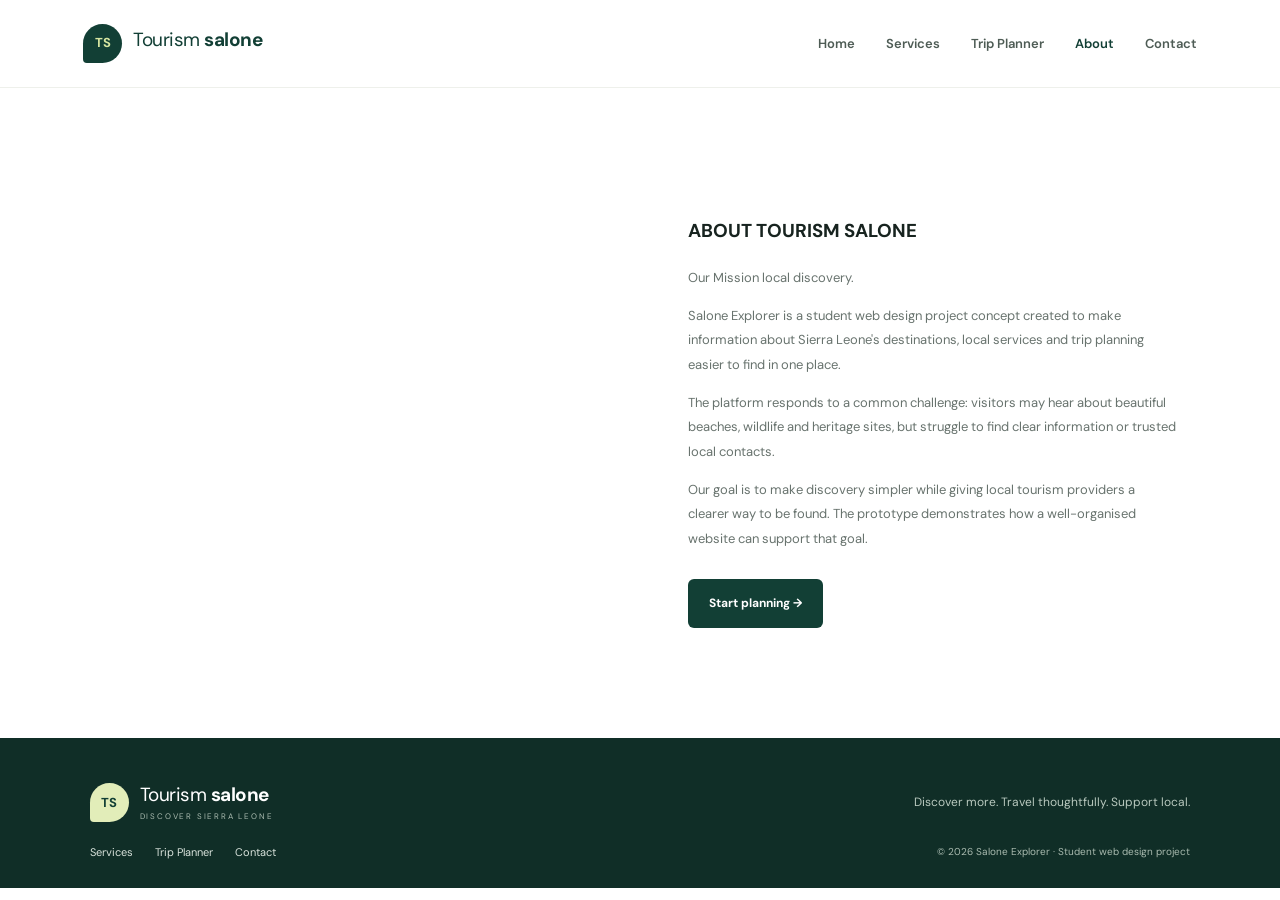
<file: salone binta web/about.html>
<!DOCTYPE html>
<html lang="en">

<head>
    <meta charset="UTF-8">
    <meta name="viewport" content="width=device-width, initial-scale=1.0">
    <title>About | Tourism salone</title>
    <link rel="stylesheet" href="css/style.css">
</head>

<body>
    <header class="site-header"><a class="brand" href="index.html"><span class="brand-mark">TS</span><span>Tourism
                <b>salone</b><small></small></span></a><button class="menu-toggle"
            aria-label="Toggle navigation" aria-expanded="false">☰</button>
        <nav class="nav"><a href="index.html">Home</a><a href="services.html">Services</a><a 
                href="planner.html">Trip Planner</a><a class="active" href="about.html">About</a><a
                href="contact.html">Contact</a></nav>
    </header>
    <main>

        <section class="section about-grid">
            <div class="about-photo" role="img" aria-label="Lush tropical coastline"></div>
            <div class="about-copy">
                <h3>ABOUT TOURISM SALONE<em></em></h3> 
                <p>Our Mission local discovery.</p>
                <p>Salone Explorer is a student web design project concept created to make information about Sierra
                    Leone's destinations, local services and trip planning easier to find in one place.</p>
                <p>The platform responds to a common challenge: visitors may hear about beautiful beaches, wildlife and
                    heritage sites, but struggle to find clear information or trusted local contacts.</p>
                <p>Our goal is to make discovery simpler while giving local tourism providers a clearer way to be found.
                    The prototype demonstrates how a well-organised website can support that goal.</p><a
                    class="btn btn-primary" href="planner.html">Start planning →</a>
            </div>
        </section>
      
    </main>
    <footer class="footer"><a class="brand brand-footer" href="index.html"><span
                class="brand-mark">TS</span><span>Tourism <b>salone</b><small>DISCOVER SIERRA LEONE</small></span></a>
        <p>Discover more. Travel thoughtfully. Support local.</p>
        <div class="footer-links"><a href="services.html">Services</a><a href="planner.html">Trip Planner</a><a
                href="contact.html">Contact</a></div><small>© <span id="year"></span> Salone Explorer · Student web
            design project</small>
    </footer>
    <script src="js/main.js"></script>
</body>

</html>
</file>
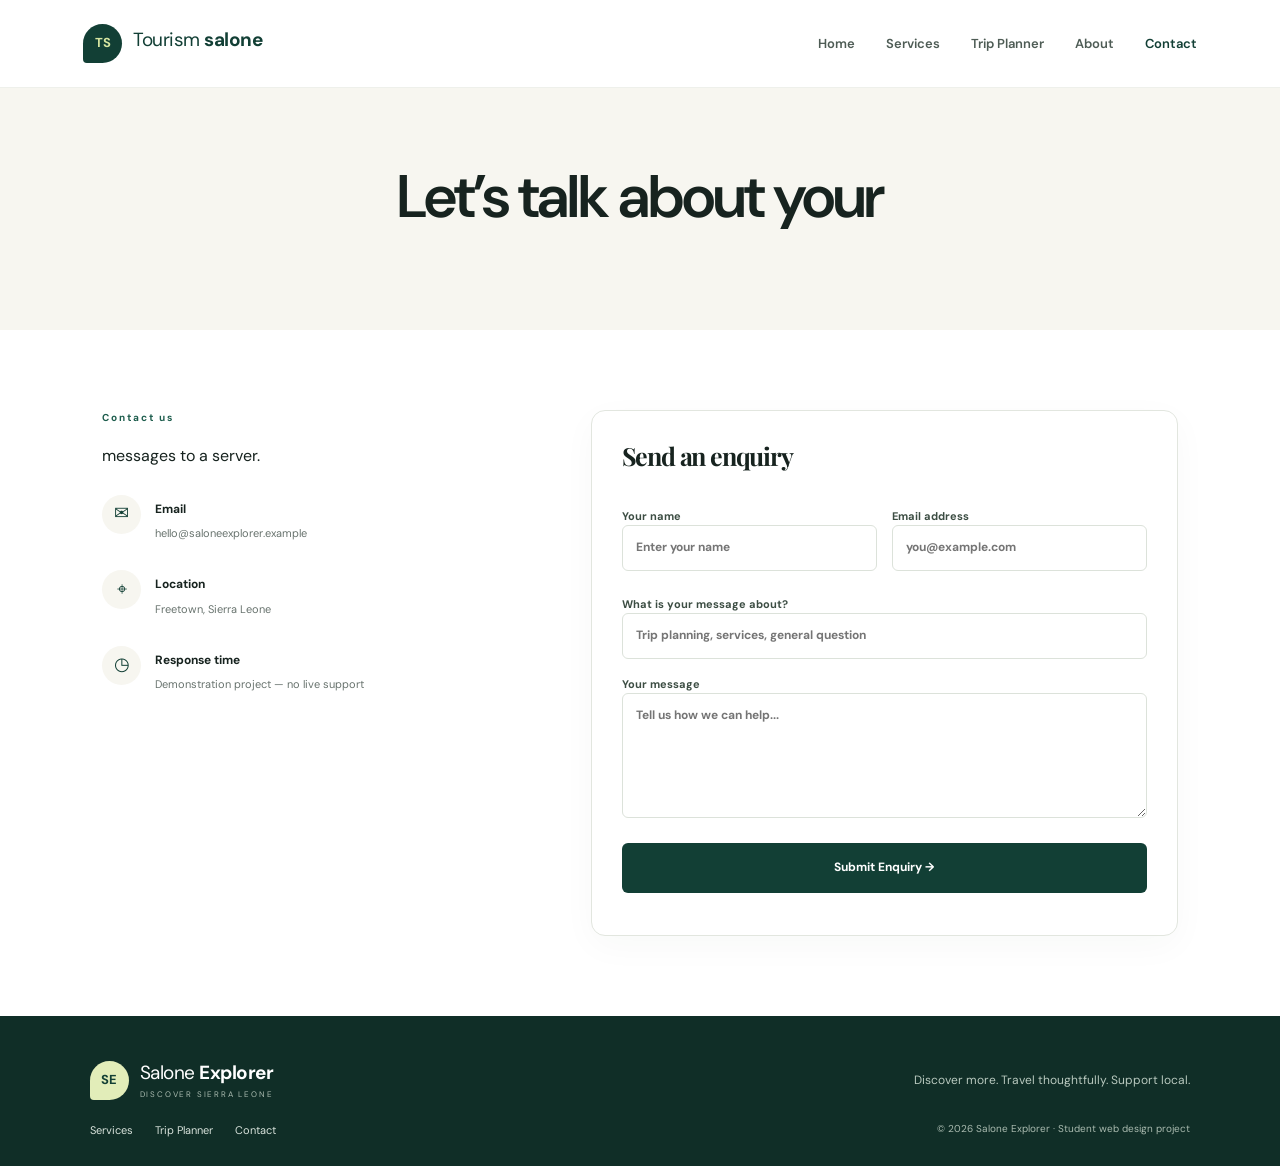
<file: salone binta web/contact.html>
<!DOCTYPE html>
<html lang="en">

<head>
    <meta charset="UTF-8">
    <meta name="viewport" content="width=device-width, initial-scale=1.0">
    <title>Contact | Tourism salone</title>
    <link rel="stylesheet" href="css/style.css">
</head>

<body>
    <header class="site-header"><a class="brand" href="index.html"><span class="brand-mark">TS</span><span>Tourism
                <b>salone</b><small></small></span></a><button class="menu-toggle"
            aria-label="Toggle navigation" aria-expanded="false">☰</button>
        <nav class="nav"><a href="index.html">Home</a><a href="services.html">Services</a><a 
                href="planner.html">Trip Planner</a><a href="about.html">About</a><a class="active"
                href="contact.html">Contact</a></nav>
    </header>
    <main>
        <section class="page-hero">
            <h1>Let’s talk about your</h1>
        </section>
        <section class="section contact-layout">
            <div class="contact-info">
                <p class="eyebrow">Contact us</p>
                    messages to a server.</p>
                <div class="contact-detail"><span>✉</span>
                    <div><b>Email</b>
                        <p>hello@saloneexplorer.example</p>
                    </div>
                </div>
                <div class="contact-detail"><span>⌖</span>
                    <div><b>Location</b>
                        <p>Freetown, Sierra Leone</p>
                    </div>
                </div>
                <div class="contact-detail"><span>◷</span>
                    <div><b>Response time</b>
                        <p>Demonstration project — no live support</p>
                    </div>
                </div>
            </div>
            <form class="contact-form" id="contact-form">
                <h2>Send an enquiry</h2>
                <div class="form-two"><label class="field-label">Your name<input required name="name"
                            placeholder="Enter your name"></label><label class="field-label">Email address<input
                            required type="email" name="email" placeholder="you@example.com"></label></div><label
                    class="field-label">What is your message about?<input id="service-field" name="subject"
                        placeholder="Trip planning, services, general question"></label><label class="field-label">Your
                    message<textarea required name="message" rows="5"
                        placeholder="Tell us how we can help..."></textarea></label><button
                    class="btn btn-primary btn-full" type="submit">Submit Enquiry →</button>
                <p id="form-message" class="form-message" aria-live="polite"></p>
            </form>
        </section>
    </main>
    <footer class="footer"><a class="brand brand-footer" href="index.html"><span
                class="brand-mark">SE</span><span>Salone <b>Explorer</b><small>DISCOVER SIERRA LEONE</small></span></a>
        <p>Discover more. Travel thoughtfully. Support local.</p>
        <div class="footer-links"><a href="services.html">Services</a><a href="planner.html">Trip Planner</a><a
                href="contact.html">Contact</a></div><small>© <span id="year"></span> Salone Explorer · Student web
            design project</small>
    </footer>
    <script src="js/main.js"></script>
</body>

</html>
</file>
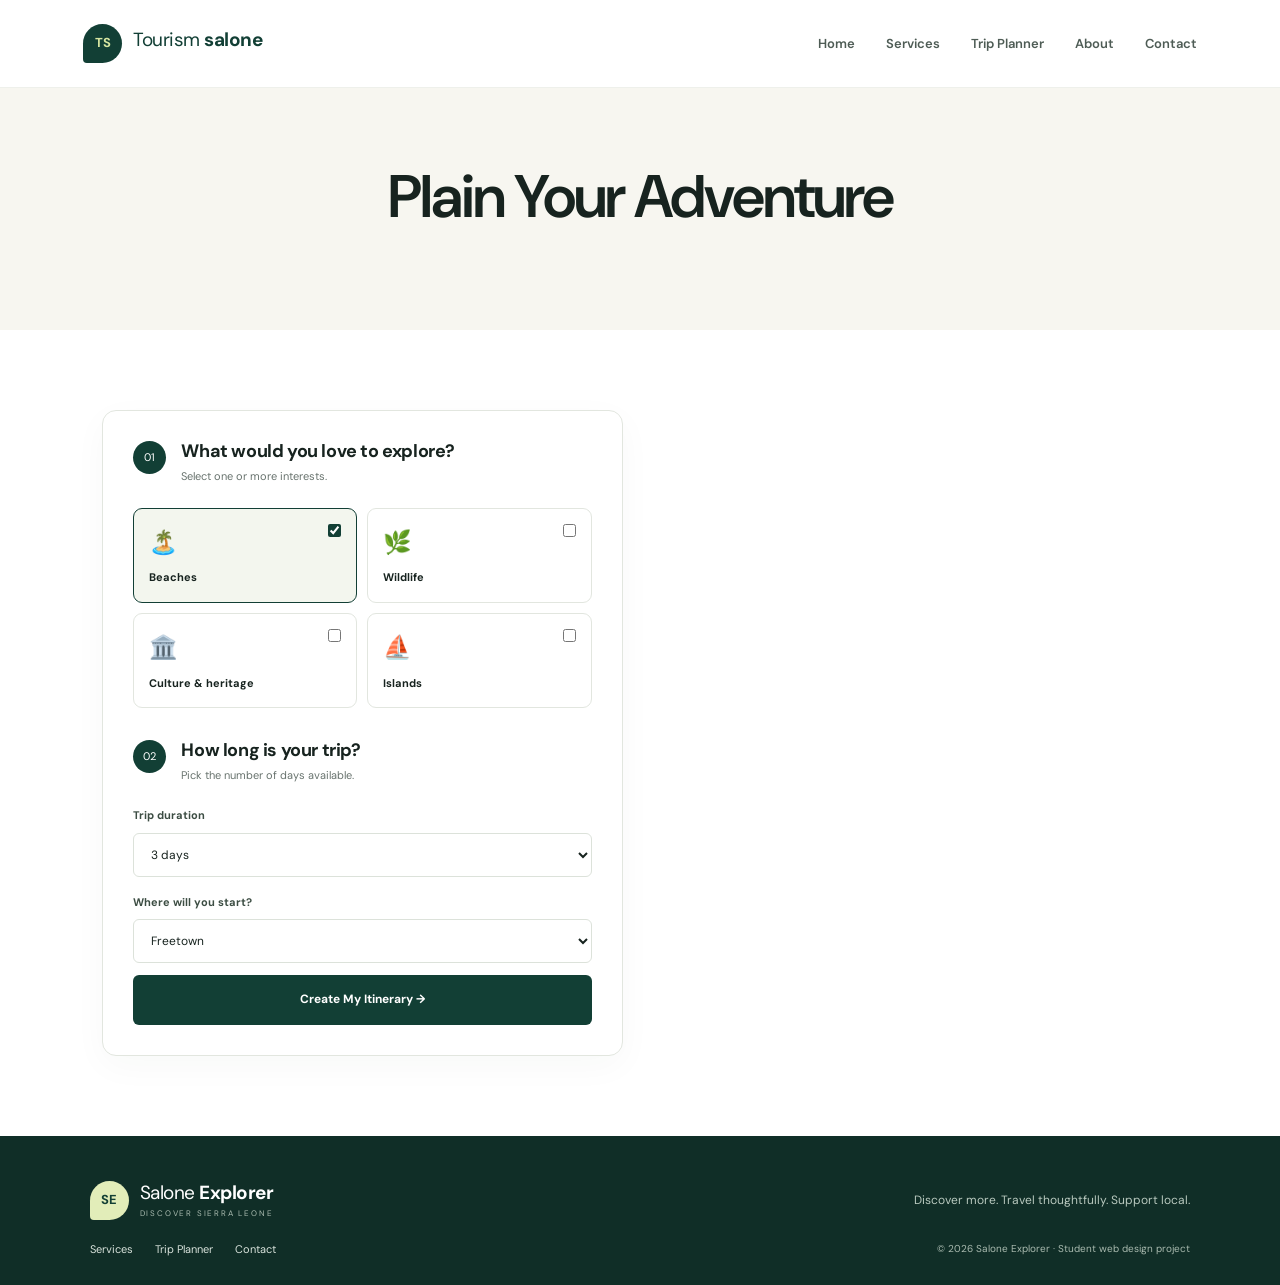
<file: salone binta web/planner.html>
<!DOCTYPE html>
<html lang="en">

<head>
    <meta charset="UTF-8">
    <meta name="viewport" content="width=device-width, initial-scale=1.0">
    <title>Trip Planner | Tourism salone</title>
    <link rel="stylesheet" href="css/style.css">
</head>

<body>
    <header class="site-header"><a class="brand" href="index.html"><span class="brand-mark">TS</span><span>Tourism
                <b>salone</b><small></small></span></a><button class="menu-toggle"
            aria-label="Toggle navigation" aria-expanded="false">☰</button>
        <nav class="nav"><a href="index.html">Home</a><a href="services.html">Services</a><a
                href="planner.html">Trip Planner</a><a href="about.html">About</a><a href="contact.html">Contact</a>
        </nav>
    </header>
    <main>
        <section class="page-hero planner-hero">
            <h1>Plain Your Adventure</em></h1>

        </section>
        <section class="section planner-layout">
            <form id="planner-form" class="planner-form">
                <div class="step-heading"><span>01</span>
                    <div>
                        <h2>What would you love to explore?</h2>
                        <p>Select one or more interests.</p>
                    </div>
                </div>
                <div class="interest-options"><label class="interest"><input type="checkbox" name="interest"
                            value="beaches" checked><span>🏝️</span><b>Beaches</b></label><label class="interest"><input
                            type="checkbox" name="interest"
                            value="wildlife"><span>🌿</span><b>Wildlife</b></label><label class="interest"><input
                            type="checkbox" name="interest" value="culture"><span>🏛️</span><b>Culture &
                            heritage</b></label><label class="interest"><input type="checkbox" name="interest"
                            value="islands"><span>⛵</span><b>Islands</b></label></div>
                <div class="step-heading"><span>02</span>
                    <div>
                        <h2>How long is your trip?</h2>
                        <p>Pick the number of days available.</p>
                    </div>
                </div><label class="field-label" for="days">Trip duration</label><select id="days" name="days">
                    <option value="1">1 day</option>
                    <option value="2">2 days</option>
                    <option value="3" selected>3 days</option>
                    <option value="4">4 days</option>
                    <option value="5">5 days</option>
                </select><label class="field-label" for="start">Where will you start?</label><select id="start"
                    name="start">
                    <option>Freetown</option>
                    <option>Western Area Peninsula</option>
                    <option>Bo</option>
                    <option>Kenema</option>
                    <option>Makeni</option>
                </select><button class="btn btn-primary btn-full" type="submit">Create My Itinerary →</button>
            </form>

    </main>
    <footer class="footer"><a class="brand brand-footer" href="index.html"><span
                class="brand-mark">SE</span><span>Salone <b>Explorer</b><small>DISCOVER SIERRA LEONE</small></span></a>
        <p>Discover more. Travel thoughtfully. Support local.</p>
        <div class="footer-links"><a href="services.html">Services</a><a href="planner.html">Trip Planner</a><a
                href="contact.html">Contact</a></div><small>© <span id="year"></span> Salone Explorer · Student web
            design project</small>
    </footer>
    <script src="js/main.js"></script>
</body>

</html>
</file>
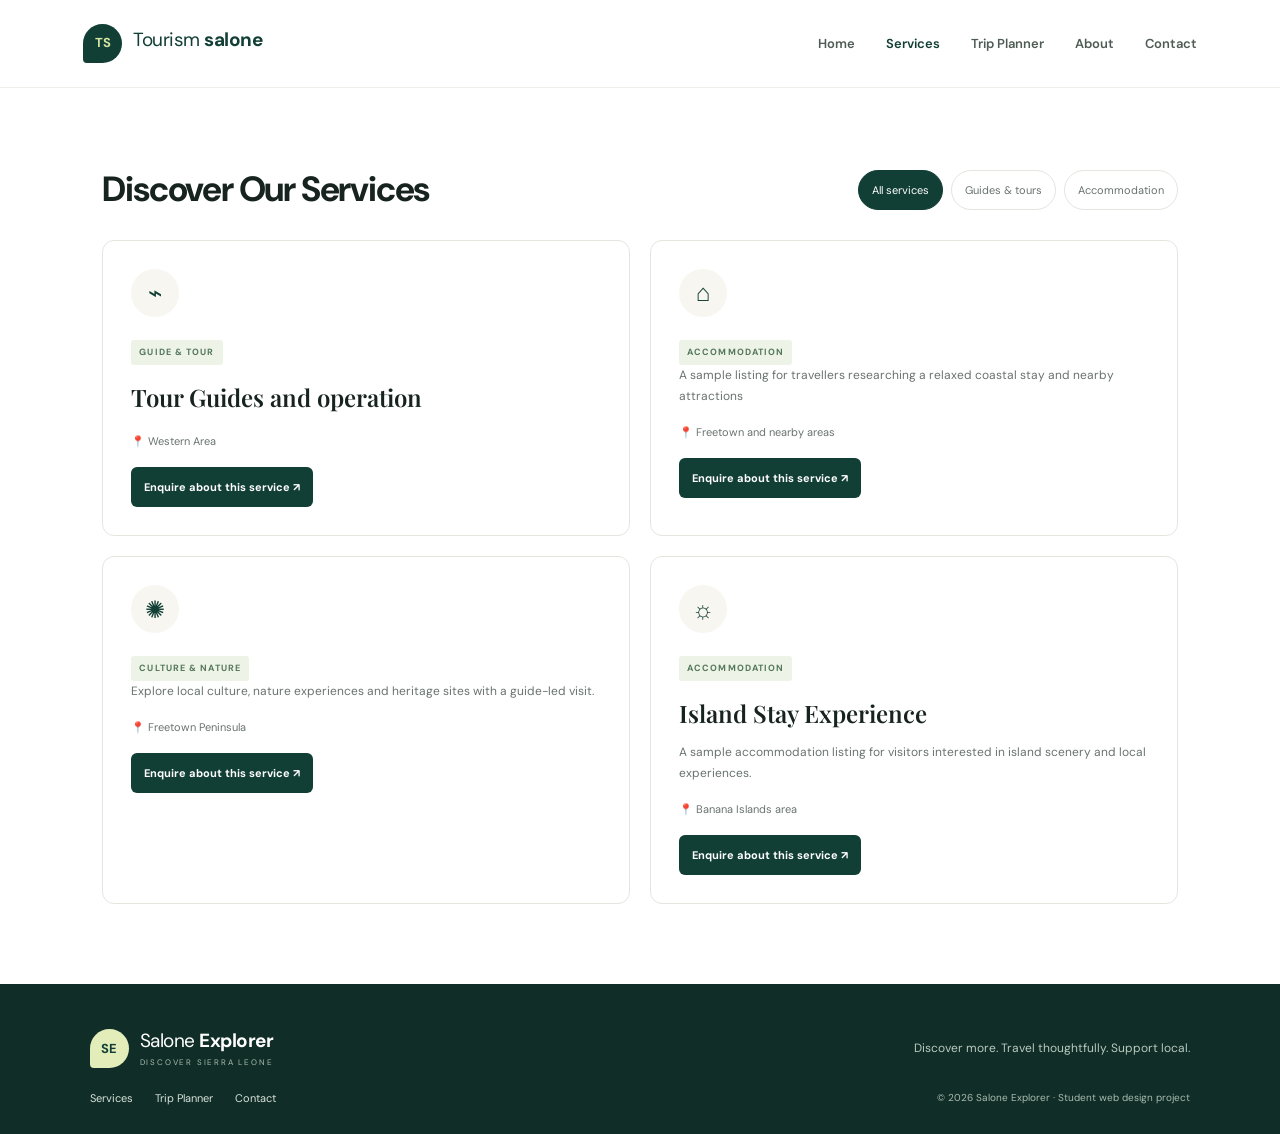
<file: salone binta web/services.html>
<!DOCTYPE html>
<html lang="en">

<head>
    <meta charset="UTF-8">
    <meta name="viewport" content="width=device-width, initial-scale=1.0">
    <title>Services | Tourism salone </title>
    <link rel="stylesheet" href="css/style.css">
</head>

<body>
    <header class="site-header"><a class="brand" href="index.html"><span class="brand-mark">TS</span><span>Tourism
                <b>salone</b><small></small></span></a><button class="menu-toggle"
            aria-label="Toggle navigation" aria-expanded="false">☰</button>
        <nav class="nav"><a href="index.html">Home</a><a class="active" href="services.html">Services</a><a
                 href="planner.html">Trip Planner</a><a href="about.html">About</a><a
                href="contact.html">Contact</a></nav>
    </header>
    <main>
        <section class="section">
            <div class="filter-bar">
                <div>
                    <h2>Discover Our Services</h2>
                </div>
                <div class="filters"><button class="filter active" data-filter="all">All services</button><button
                        class="filter" data-filter="guide">Guides & tours</button><button class="filter"
                        data-filter="stay">Accommodation</button></div>
            </div>
            <div class="service-grid">
                <article class="service-card" data-category="guide"><span class="service-symbol">⌁</span><span
                        class="tag">GUIDE & TOUR</span>
                    <h3>Tour Guides and operation</h3>
                    <p class="service-location">📍 Western Area</p><a class="btn btn-small btn-primary"
                        href="contact.html?service=Peninsula%20Day%20Tours">Enquire about this service ↗</a>
                </article>
                <article class="service-card" data-category="guide"><span class="service-symbol">⌂</span><span
                        class="tag">ACCOMMODATION</span>
                    <p>A sample listing for travellers researching a relaxed coastal stay and nearby attractions</p>
                    <p class="service-location">📍 Freetown and nearby areas</p><a class="btn btn-small btn-primary"
                        href="contact.html?service=Nature%20%26%20Heritage%20Guide">Enquire about this service ↗</a>
                </article>
                <article class="service-card" data-category="stay"><span class="service-symbol">✺</span><span
                        class="tag">CULTURE & NATURE</span>
                    <p>Explore local culture, nature experiences and heritage sites with a guide-led visit.</p>
                    <p class="service-location">📍 Freetown Peninsula</p><a class="btn btn-small btn-primary"
                        href="contact.html?service=Coastal%20Guesthouse">Enquire about this service ↗</a>
                </article>
                <article class="service-card" data-category="stay"><span class="service-symbol">☼</span><span
                        class="tag">ACCOMMODATION</span>
                    <h3>Island Stay Experience</h3>
                    <p>A sample accommodation listing for visitors interested in island scenery and local experiences.
                    </p>
                    <p class="service-location">📍 Banana Islands area</p><a class="btn btn-small btn-primary"
                        href="contact.html?service=Island%20Stay%20Experience">Enquire about this service ↗</a>
                </article>

    </main>
    <footer class="footer"><a class="brand brand-footer" href="index.html"><span
                class="brand-mark">SE</span><span>Salone <b>Explorer</b><small>DISCOVER SIERRA LEONE</small></span></a>
        <p>Discover more. Travel thoughtfully. Support local.</p>
        <div class="footer-links"><a href="services.html">Services</a><a href="planner.html">Trip Planner</a><a
                href="contact.html">Contact</a></div><small>© <span id="year"></span> Salone Explorer · Student web
            design project</small>
    </footer>
    <script src="js/main.js"></script>
</body>

</html>
</file>
<file: salone binta web/css/style.css>
@import url('https://fonts.googleapis.com/css2?family=DM+Sans:wght@400;500;600;700&family=Playfair+Display:ital,wght@0,500;0,600;0,700;1,500;1,600&display=swap');

:root {
    --green: #123f35;
    --green2: #1c5c4c;
    --lime: #d7e6a1;
    --cream: #f7f6f0;
    --ink: #17231f;
    --muted: #68736e;
    --line: #e2e6df;
    --white: #fff;
    --gold: #d5ae62;
    --radius: 18px
}

* {
    box-sizing: border-box
}

html {
    scroll-behavior: smooth
}

body {
    margin: 0;
    background: #fff;
    color: var(--ink);
    font-family: 'DM Sans', Arial, sans-serif;
    line-height: 1.65
}

a {
    color: inherit;
    text-decoration: none
}

img {
    display: block;
    max-width: 100%
}

button,
input,
textarea,
select {
    font: inherit
}

.site-header {
    height: 88px;
    display: flex;
    align-items: center;
    justify-content: space-between;
    padding: 0 6.5%;
    background: #fff;
    position: sticky;
    top: 0;
    z-index: 20;
    border-bottom: 1px solid #eef0eb
}

.brand {
    display: flex;
    align-items: center;
    gap: 11px;
    font-size: 19px;
    line-height: 1.1;
    letter-spacing: -.5px;
    color: var(--green)
}

.brand b {
    font-weight: 700
}

.brand small {
    display: block;
    font-size: 8px;
    letter-spacing: 1.8px;
    margin-top: 6px;
    color: #7a867f
}

.brand-mark {
    width: 39px;
    height: 39px;
    display: grid;
    place-items: center;
    border-radius: 50% 50% 50% 10%;
    background: var(--green);
    color: var(--lime);
    font-size: 13px;
    font-weight: 700;
    letter-spacing: 0
}

.nav {
    display: flex;
    align-items: center;
    gap: 31px;
    font-size: 13px;
    font-weight: 600
}

.nav>a:not(.nav-cta) {
    color: #4e5c55
}

.nav>a.active,
.nav>a:hover {
    color: var(--green)
}

.nav-cta {
    padding: 12px 18px;
    border-radius: 6px;
    background: var(--green);
    color: white !important
}

.nav-cta:hover {
    background: var(--green2)
}

.menu-toggle {
    display: none;
    border: 0;
    background: transparent;
    font-size: 26px;
    color: var(--green)
}

.hero {
    padding: 54px 6.5% 66px;
    display: grid;
    grid-template-columns: .92fr 1.08fr;
    gap: 5%;
    align-items: center;
    background: var(--cream);
    min-height: 560px
}

.hero-content {
    padding: 12px 0 12px 2%
}

.eyebrow {
    font-size: 10px;
    letter-spacing: 2px;
    font-weight: 700;
    color: var(--green2);
    margin: 0 0 17px
}

.hero h1,
.page-hero h1 {
    font-size: clamp(42px, 5.1vw, 70px);
    line-height: 1.08;
    letter-spacing: -2px;
    margin: 0 0 23px;
    font-weight: 600
}

.hero h1 em,
.section h2 em,
.page-hero h1 em,
.about-copy h2 em,
.planner-banner h2 em,
.contact-info h2 em {
    font-family: 'Playfair Display', Georgia, serif;
    font-weight: 500;
    color: var(--green2)
}

.hero-copy {
    max-width: 450px;
    color: var(--muted);
    font-size: 15px;
    line-height: 1.9
}

.hero-actions {
    display: flex;
    gap: 12px;
    flex-wrap: wrap;
    margin: 28px 0 25px
}

.btn {
    display: inline-flex;
    align-items: center;
    justify-content: center;
    gap: 14px;
    border: 1px solid transparent;
    border-radius: 6px;
    padding: 14px 20px;
    font-size: 12px;
    font-weight: 700;
    cursor: pointer;
    transition: .2s
}

.btn-primary {
    background: var(--green);
    color: white
}

.btn-primary:hover {
    background: var(--green2);
    transform: translateY(-1px)
}

.btn-outline {
    border-color: #cbd2c9;
    color: var(--green);
    background: transparent
}

.btn-outline:hover {
    background: #fff
}

.btn-light {
    background: var(--lime);
    color: var(--green)
}

.btn-small {
    padding: 10px 12px;
    font-size: 11px
}

.btn-full {
    width: 100%;
    margin-top: 12px
}

.hero-note {
    font-size: 11px;
    color: var(--muted);
    display: flex;
    align-items: center;
    gap: 9px
}

.dot {
    width: 7px;
    height: 7px;
    border-radius: 50%;
    background: #80a56b
}

.hero-image {
    min-height: 440px;
    position: relative;
    border-radius: 190px 190px 12px 12px;
    background: linear-gradient(0deg, rgba(10, 32, 27, .55), transparent 55%), url('https://images.unsplash.com/photo-1500375592092-40eb2168fd21?auto=format&fit=crop&w=1400&q=85') center/cover;
    box-shadow: 0 24px 60px #213d291c
}

.image-label {
    position: absolute;
    bottom: 28px;
    left: 28px;
    color: #fff;
    display: flex;
    flex-direction: column
}

.image-label span {
    font-size: 9px;
    letter-spacing: 1.8px;
    margin-bottom: 7px
}

.image-label strong {
    font-family: 'Playfair Display', Georgia, serif;
    font-size: 26px;
    font-weight: 500
}

.image-label small {
    font-size: 11px;
    opacity: .85
}

.section {
    padding: 80px 8%
}

.intro-row {
    display: grid;
    grid-template-columns: 1fr 1fr;
    gap: 9%;
    align-items: end
}

.section h2,
.planner-banner h2,
.about-copy h2,
.contact-info h2 {
    font-family: 'DM Sans', Arial, sans-serif;
    font-size: clamp(30px, 3.2vw, 43px);
    line-height: 1.2;
    letter-spacing: -1.2px;
    margin: 0
}

.section-intro {
    max-width: 500px;
    color: var(--muted);
    font-size: 14px;
    line-height: 1.9;
    margin-bottom: 4px
}

.destinations {
    padding-top: 25px;
    background: #fff
}

.section-heading {
    display: flex;
    align-items: end;
    justify-content: space-between;
    margin-bottom: 32px
}

.text-link {
    font-size: 12px;
    font-weight: 700;
    color: var(--green);
    border-bottom: 1px solid var(--gold);
    padding-bottom: 5px
}

.destination-grid {
    display: grid;
    grid-template-columns: repeat(3, 1fr);
    gap: 23px
}

.destination-card {
    border: 1px solid var(--line);
    border-radius: 12px;
    overflow: hidden;
    background: #fff;
    transition: transform .2s, box-shadow .2s
}

.destination-card:hover {
    transform: translateY(-4px);
    box-shadow: 0 16px 35px #1c362015
}

.destination-card img {
    height: 220px;
    width: 100%;
    object-fit: cover
}

.card-body {
    padding: 21px
}

.tag {
    display: inline-block;
    color: #54775e;
    background: #edf3e6;
    padding: 5px 8px;
    border-radius: 3px;
    font-size: 9px;
    letter-spacing: 1.1px;
    font-weight: 700
}

.card-body h3,
.service-card h3 {
    font-family: 'Playfair Display', Georgia, serif;
    font-weight: 600;
    font-size: 22px;
    margin: 13px 0 8px
}

.card-body p,
.service-card p {
    font-size: 12px;
    color: var(--muted);
    line-height: 1.8;
    margin: 0 0 20px
}

.card-meta {
    display: flex;
    justify-content: space-between;
    gap: 8px;
    align-items: center;
    padding-top: 15px;
    border-top: 1px solid var(--line);
    font-size: 10px;
    color: var(--muted)
}

.card-meta a {
    color: var(--green);
    font-weight: 700
}

.planner-banner {
    margin: 15px 6.5% 0;
    padding: 48px 6%;
    background: var(--green);
    color: #fff;
    border-radius: 14px;
    display: flex;
    align-items: center;
    justify-content: space-between;
    gap: 30px
}

.planner-banner .eyebrow {
    color: var(--lime)
}

.planner-banner h2 {
    font-size: 36px
}

.planner-banner h2 em {
    color: var(--lime)
}

.planner-banner p:not(.eyebrow) {
    max-width: 470px;
    color: #d0ddd5;
    font-size: 13px
}

.planner-banner .btn {
    flex-shrink: 0
}

.trust-row {
    display: grid;
    grid-template-columns: repeat(3, 1fr);
    gap: 45px;
    padding-top: 70px;
    padding-bottom: 75px
}

.trust-row>div {
    padding-left: 20px;
    border-left: 1px solid var(--line)
}

.trust-icon {
    font-size: 24px;
    color: #a28b51
}

.trust-row h3 {
    font-size: 14px;
    margin: 10px 0 6px
}

.trust-row p {
    font-size: 12px;
    color: var(--muted);
    margin: 0;
    max-width: 260px
}

.footer {
    background: #102e27;
    color: #d9e3dc;
    padding: 43px 7% 27px;
    display: grid;
    grid-template-columns: 1fr 1fr;
    gap: 18px 30px;
    align-items: center
}

.brand-footer {
    color: #fff
}

.brand-footer small {
    color: #aabbb0
}

.brand-footer .brand-mark {
    background: #e2edb9;
    color: var(--green)
}

.footer>p {
    font-size: 12px;
    color: #b9c9bf;
    text-align: right
}

.footer-links {
    display: flex;
    gap: 22px;
    font-size: 11px;
    color: #d9e3dc
}

.footer>small {
    justify-self: end;
    color: #aabbb0;
    font-size: 10px
}

.page-hero {
    text-align: center;
    background: var(--cream);
    padding: 77px 8% 82px
}

.page-hero h1 {
    font-size: clamp(40px, 5vw, 60px);
    margin-bottom: 18px
}

.page-hero>p:last-child {
    max-width: 620px;
    margin: 0 auto;
    color: var(--muted);
    font-size: 14px
}

.page-hero .eyebrow {
    margin-bottom: 18px
}

.filter-bar {
    display: flex;
    align-items: end;
    justify-content: space-between;
    gap: 25px;
    margin-bottom: 30px
}

.filter-bar h2 {
    font-size: 35px
}

.filters {
    display: flex;
    gap: 8px;
    flex-wrap: wrap
}

.filter {
    background: white;
    border: 1px solid var(--line);
    padding: 10px 13px;
    border-radius: 30px;
    color: var(--muted);
    font-size: 11px;
    cursor: pointer
}

.filter.active,
.filter:hover {
    background: var(--green);
    color: white;
    border-color: var(--green)
}

.service-grid {
    display: grid;
    grid-template-columns: repeat(2, 1fr);
    gap: 20px
}

.service-card {
    padding: 28px;
    border: 1px solid var(--line);
    border-radius: 12px;
    background: #fff
}

.service-symbol {
    display: grid;
    place-items: center;
    width: 48px;
    height: 48px;
    border-radius: 50%;
    background: var(--cream);
    color: var(--green);
    font-size: 24px;
    margin-bottom: 20px
}

.service-card h3 {
    font-size: 24px
}

.service-card p {
    margin-bottom: 12px
}

.service-card .service-location {
    font-size: 11px;
    margin: 15px 0
}

.notice {
    background: #f5f5ee;
    border-left: 3px solid var(--gold);
    padding: 14px 17px;
    font-size: 11px;
    color: #626e65;
    line-height: 1.8;
    margin-top: 25px;
    border-radius: 0 5px 5px 0
}

.about-grid {
    display: grid;
    grid-template-columns: 1fr 1fr;
    gap: 9%;
    align-items: center
}

.about-photo {
    min-height: 490px;
    border-radius: 150px 150px 10px 10px;
    background: url('https://images.unsplash.com/photo-1516026672322-bc52d61a55d5?auto=format&fit=crop&w=1100&q=80') center/cover
}

.about-copy h2 {
    margin-bottom: 23px
}

.about-copy>p:not(.eyebrow) {
    font-size: 13px;
    color: var(--muted);
    line-height: 1.9
}

.about-copy .btn {
    margin-top: 14px
}

.values-band {
    background: var(--cream);
    padding: 55px 8%;
    display: grid;
    grid-template-columns: repeat(3, 1fr);
    gap: 40px
}

.values-band span {
    font-family: 'Playfair Display', serif;
    color: #9b8756;
    font-size: 25px
}

.values-band h3 {
    margin: 9px 0;
    font-size: 17px
}

.values-band p {
    font-size: 12px;
    color: var(--muted);
    max-width: 280px
}

.planner-layout {
    display: grid;
    grid-template-columns: 1fr 1fr;
    gap: 35px;
    align-items: start
}

.planner-form,
.itinerary-panel,
.contact-form {
    padding: 30px;
    border: 1px solid var(--line);
    border-radius: 14px;
    background: #fff;
    box-shadow: 0 10px 35px #183a2b08
}

.step-heading {
    display: flex;
    gap: 15px;
    align-items: start;
    margin: 0 0 22px
}

.step-heading>span {
    background: var(--green);
    color: #fff;
    border-radius: 50%;
    width: 33px;
    height: 33px;
    display: grid;
    place-items: center;
    font-size: 11px;
    flex-shrink: 0
}

.step-heading h2 {
    font-size: 18px;
    letter-spacing: -.4px;
    margin: 0 0 5px
}

.step-heading p {
    font-size: 11px;
    color: var(--muted);
    margin: 0
}

.interest-options {
    display: grid;
    grid-template-columns: 1fr 1fr;
    gap: 10px;
    margin-bottom: 32px
}

.interest {
    position: relative;
    display: flex;
    flex-direction: column;
    gap: 7px;
    border: 1px solid var(--line);
    padding: 15px;
    border-radius: 9px;
    cursor: pointer;
    font-size: 11px
}

.interest input {
    position: absolute;
    right: 12px;
    top: 12px;
    accent-color: var(--green)
}

.interest span {
    font-size: 23px
}

.interest:has(input:checked) {
    border-color: var(--green);
    background: #f3f6ee
}

.field-label {
    display: block;
    font-size: 11px;
    font-weight: 700;
    color: #3c4d43;
    margin: 16px 0 8px
}

.planner-form select,
.contact-form input,
.contact-form textarea {
    width: 100%;
    border: 1px solid #dce2da;
    border-radius: 6px;
    padding: 12px 13px;
    background: #fff;
    color: var(--ink);
    font-size: 12px;
    outline: none
}

.planner-form select:focus,
.contact-form input:focus,
.contact-form textarea:focus {
    border-color: var(--green);
    box-shadow: 0 0 0 3px #1c5c4c12
}

.itinerary-panel {
    min-height: 430px;
    background: var(--cream)
}

.itinerary-empty {
    text-align: center;
    padding: 70px 12px
}

.big-icon {
    font-size: 35px;
    color: #9a8957
}

.itinerary-empty h2 {
    font-family: 'Playfair Display', serif;
    font-weight: 500;
    font-size: 25px;
    line-height: 1.3
}

.itinerary-empty p:not(.eyebrow) {
    font-size: 12px;
    color: var(--muted);
    max-width: 300px;
    margin: 12px auto
}

.itinerary-panel h2 {
    font-size: 27px;
    line-height: 1.25
}

.result-subtitle {
    font-size: 11px;
    color: var(--muted);
    margin-bottom: 22px
}

.itinerary-day {
    display: flex;
    gap: 16px;
    border-top: 1px solid #dce2d7;
    padding: 17px 0
}

.day-number {
    font-size: 9px;
    letter-spacing: 1px;
    font-weight: 700;
    color: var(--green);
    min-width: 46px;
    padding-top: 4px
}

.itinerary-day h3 {
    font-family: 'Playfair Display', serif;
    font-size: 18px;
    margin: 0 0 5px
}

.itinerary-day p {
    font-size: 11px;
    color: var(--muted);
    margin: 0
}

.travel-tip {
    padding-top: 0
}

.travel-tip h2 {
    font-size: 25px
}

.travel-tip p {
    font-size: 12px;
    color: var(--muted);
    max-width: 750px
}

.contact-layout {
    display: grid;
    grid-template-columns: .8fr 1.2fr;
    gap: 9%;
    align-items: start
}

.contact-info h2 {
    margin-bottom: 18px
}

.contact-info>p:not(.eyebrow) {
    font-size: 13px;
    color: var(--muted);
    line-height: 1.9
}

.contact-detail {
    display: flex;
    gap: 14px;
    margin-top: 25px;
    align-items: start
}

.contact-detail>span {
    width: 39px;
    height: 39px;
    display: grid;
    place-items: center;
    background: var(--cream);
    border-radius: 50%;
    color: var(--green);
    font-size: 18px
}

.contact-detail b {
    font-size: 12px
}

.contact-detail p {
    font-size: 11px;
    color: var(--muted);
    margin: 3px 0
}

.contact-form h2 {
    font-family: 'Playfair Display', serif;
    font-size: 25px;
    margin: 0 0 20px
}

.form-two {
    display: grid;
    grid-template-columns: 1fr 1fr;
    gap: 15px
}

.contact-form textarea {
    resize: vertical
}

.form-message {
    font-size: 12px;
    color: var(--green);
    font-weight: 600
}

[hidden] {
    display: none !important
}

@media(max-width:900px) {
    .site-header {
        padding: 0 5%;
        height: 76px
    }

    .nav {
        gap: 17px
    }

    .hero {
        padding: 45px 5%;
        gap: 4%;
        min-height: 490px
    }

    .hero-image {
        min-height: 370px
    }

    .section {
        padding: 65px 6%
    }

    .destination-card img {
        height: 180px
    }

    .card-body {
        padding: 16px
    }

    .card-meta {
        flex-wrap: wrap
    }

    .planner-banner {
        margin-left: 5%;
        margin-right: 5%
    }

    .about-grid,
    .contact-layout {
        gap: 5%
    }

    .planner-layout {
        gap: 20px
    }

    .planner-form,
    .itinerary-panel,
    .contact-form {
        padding: 22px
    }
}

@media(max-width:680px) {
    .site-header {
        height: 72px
    }

    .menu-toggle {
        display: block
    }

    .nav {
        display: none;
        position: absolute;
        left: 0;
        right: 0;
        top: 71px;
        background: #fff;
        padding: 18px 6% 25px;
        box-shadow: 0 15px 22px #17231f14;
        flex-direction: column;
        align-items: stretch;
        gap: 0
    }

    .nav.nav-open {
        display: flex
    }

    .nav a {
        padding: 13px 0;
        border-bottom: 1px solid #eef0eb
    }

    .nav .nav-cta {
        margin-top: 10px;
        text-align: center;
        padding: 12px
    }

    .hero {
        grid-template-columns: 1fr;
        padding: 45px 6% 35px;
        gap: 35px
    }

    .hero-content {
        padding: 0
    }

    .hero h1 {
        font-size: 48px
    }

    .hero-image {
        min-height: 330px;
        border-radius: 120px 120px 10px 10px
    }

    .intro-row {
        grid-template-columns: 1fr;
        gap: 20px
    }

    .section {
        padding: 55px 6%
    }

    .section-heading {
        align-items: start;
        gap: 15px;
        flex-direction: column
    }

    .destination-grid {
        grid-template-columns: 1fr;
        gap: 18px
    }

    .destination-card img {
        height: 230px
    }

    .card-body {
        padding: 20px
    }

    .planner-banner {
        margin: 0 4%;
        padding: 32px 25px;
        align-items: flex-start;
        flex-direction: column
    }

    .planner-banner h2 {
        font-size: 31px
    }

    .trust-row {
        grid-template-columns: 1fr;
        gap: 25px;
        padding-top: 50px;
        padding-bottom: 55px
    }

    .trust-row>div {
        padding-bottom: 20px
    }

    .footer {
        grid-template-columns: 1fr;
        padding: 35px 6% 25px;
        gap: 16px
    }

    .footer>p {
        text-align: left;
        margin: 0
    }

    .footer-links {
        flex-wrap: wrap
    }

    .footer>small {
        justify-self: start
    }

    .page-hero {
        padding: 58px 6% 62px
    }

    .page-hero h1 {
        font-size: 42px;
        letter-spacing: -1.4px
    }

    .filter-bar {
        align-items: start;
        flex-direction: column
    }

    .service-grid {
        grid-template-columns: 1fr
    }

    .about-grid {
        grid-template-columns: 1fr;
        gap: 35px
    }

    .about-photo {
        min-height: 340px;
        border-radius: 100px 100px 10px 10px
    }

    .values-band {
        grid-template-columns: 1fr;
        gap: 15px;
        padding: 38px 8%
    }

    .planner-layout {
        grid-template-columns: 1fr
    }

    .planner-form,
    .itinerary-panel,
    .contact-form {
        padding: 22px
    }

    .itinerary-empty {
        padding: 45px 5px
    }

    .contact-layout {
        grid-template-columns: 1fr;
        gap: 35px
    }

    .form-two {
        grid-template-columns: 1fr;
        gap: 0
    }

    .travel-tip {
        padding-top: 0
    }
}

@media(min-width:681px) and (max-width:800px) {
    .nav {
        gap: 10px;
        font-size: 11px
    }

    .brand {
        font-size: 16px
    }

    .hero h1 {
        font-size: 47px
    }

    .hero-image {
        min-height: 350px
    }
}

@media print {

    .site-header,
    .footer,
    .planner-form,
    .travel-tip,
    .print-button {
        display: none !important
    }

    .planner-layout {
        display: block
    }

    .itinerary-panel {
        border: 0;
        box-shadow: none;
        background: white
    }

    .itinerary-empty {
        display: none
    }
}
</file>
